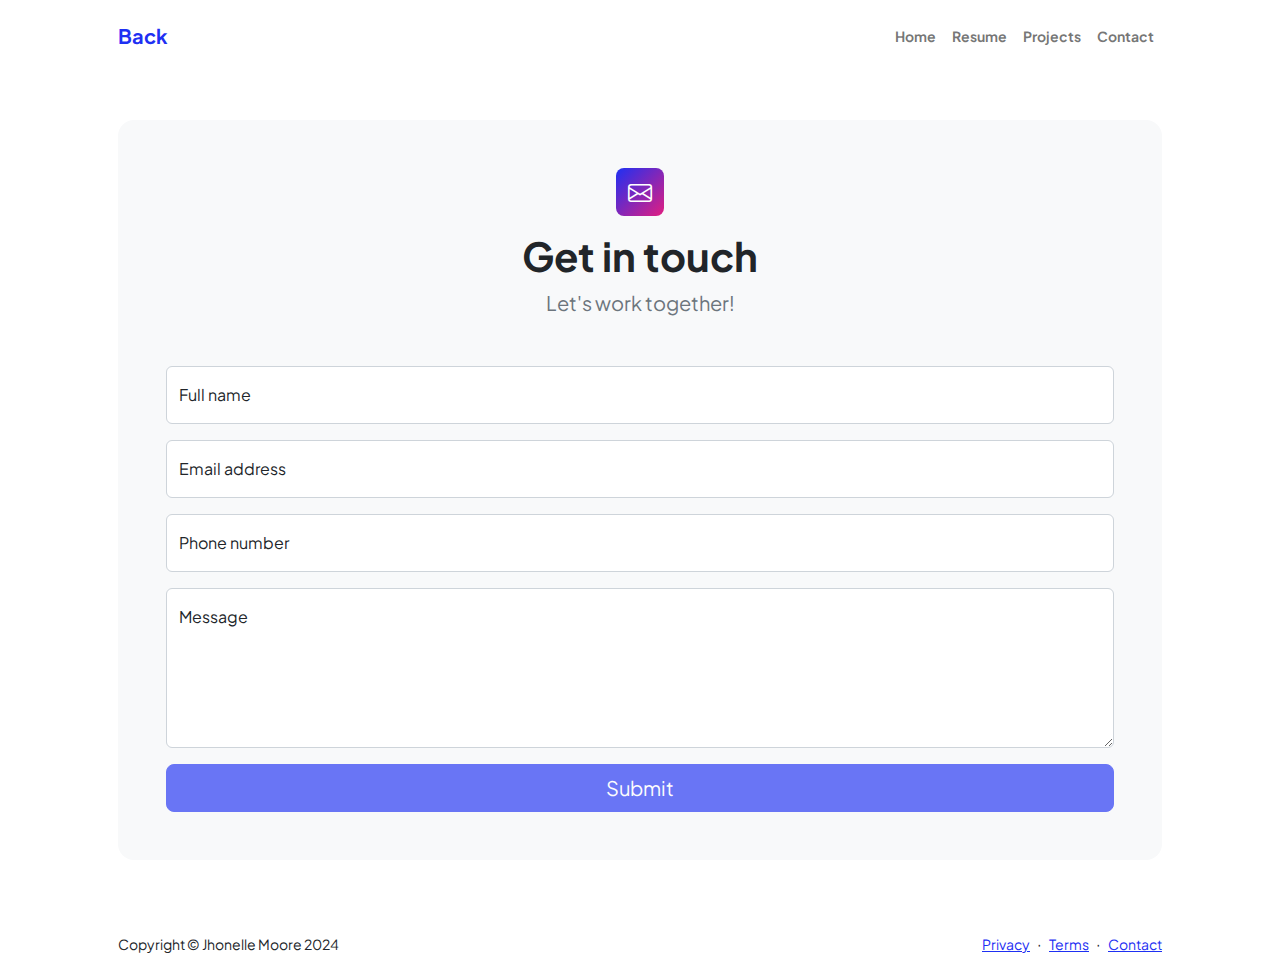
<file: contact copy.html>
<!DOCTYPE html>
<html lang="en">
    <head>
        <meta charset="utf-8" />
        <meta name="viewport" content="width=device-width, initial-scale=1, shrink-to-fit=no" />
        <meta name="description" content />
        <meta name="author" content />
        <title>Contact</title>
        <!-- Favicon-->
        <link rel="icon" type="image/x-icon" href="assets/favicon.ico" />
        <!-- Custom Google font-->
        <link rel="preconnect" href="https://fonts.googleapis.com" />
        <link rel="preconnect" href="https://fonts.gstatic.com" crossorigin />
        <link href="https://fonts.googleapis.com/css2?family=Plus+Jakarta+Sans:wght@100;200;300;400;500;600;700;800;900&amp;display=swap" rel="stylesheet" />
        <!-- Bootstrap icons-->
        <link href="https://cdn.jsdelivr.net/npm/bootstrap-icons@1.8.1/font/bootstrap-icons.css" rel="stylesheet" />
        <!-- Core theme CSS (includes Bootstrap)-->
        <link href="css/styles.css" rel="stylesheet" />
    </head>
    <body class="d-flex flex-column">
        <main class="flex-shrink-0">
            <!-- Navigation-->
            <nav class="navbar navbar-expand-lg navbar-light bg-white py-3">
                <div class="container px-5">
                    <a class="navbar-brand" href="index.html"><span class="fw-bolder text-primary">Back</span></a>
                    <button class="navbar-toggler" type="button" data-bs-toggle="collapse" data-bs-target="#navbarSupportedContent" aria-controls="navbarSupportedContent" aria-expanded="false" aria-label="Toggle navigation"><span class="navbar-toggler-icon"></span></button>
                    <div class="collapse navbar-collapse" id="navbarSupportedContent">
                        <ul class="navbar-nav ms-auto mb-2 mb-lg-0 small fw-bolder">
                            <li class="nav-item"><a class="nav-link" href="index.html">Home</a></li>
                            <li class="nav-item"><a class="nav-link" href="resume.html">Resume</a></li>
                            <li class="nav-item"><a class="nav-link" href="projects.html">Projects</a></li>
                            <li class="nav-item"><a class="nav-link" href="contact.html">Contact</a></li>
                        </ul>
                    </div>
                </div>
            </nav>
            <!-- Page content-->
            <section class="py-5">
                <div class="container px-5">
                    <!-- Contact form-->
                    <div class="bg-light rounded-4 py-5 px-4 px-md-5">
                        <div class="text-center mb-5">
                            <div class="feature bg-primary bg-gradient-primary-to-secondary text-white rounded-3 mb-3"><i class="bi bi-envelope"></i></div>
                            <h1 class="fw-bolder">Get in touch</h1>
                            <p class="lead fw-normal text-muted mb-0">Let's work together!</p>
                        </div>
                        <!-- <div class="row gx-5 justify-content-center">
                            <div class="col-lg-8 col-xl-6">
                                 * * * * * * * * * * * * * * *-->
                                <!-- * * SB Forms Contact Form * *-->
                                <!-- * * * * * * * * * * * * * * *-->
                                <!-- This form is pre-integrated with SB Forms.-->
                                <!-- To make this form functional, sign up at-->
                                <!-- https://startbootstrap.com/solution/contact-forms-->
                                <!-- to get an API token!-->
                                <form id="contactForm" data-sb-form-api-token="API_TOKEN">
                                    <!-- Name input-->
                                    <div class="form-floating mb-3">
                                        <input class="form-control" id="name" type="text" placeholder="Enter your name..." data-sb-validations="required" />
                                        <label for="name">Full name</label>
                                        <div class="invalid-feedback" data-sb-feedback="name:required">A name is required.</div>
                                    </div>
                                    <!-- Email address input-->
                                    <div class="form-floating mb-3">
                                        <input class="form-control" id="email" type="email" placeholder="name@example.com" data-sb-validations="required,email" />
                                        <label for="email">Email address</label>
                                        <div class="invalid-feedback" data-sb-feedback="email:required">An email is required.</div>
                                        <div class="invalid-feedback" data-sb-feedback="email:email">Email is not valid.</div>
                                    </div>
                                    <!-- Phone number input-->
                                    <div class="form-floating mb-3">
                                        <input class="form-control" id="phone" type="tel" placeholder="(123) 456-7890" data-sb-validations="required" />
                                        <label for="phone">Phone number</label>
                                        <div class="invalid-feedback" data-sb-feedback="phone:required">A phone number is required.</div>
                                    </div>
                                    
                                    <div class="form-floating mb-3">
                                        <textarea class="form-control" id="message" type="text" placeholder="Enter your message here..." style="height: 10rem" data-sb-validations="required"></textarea>
                                        <label for="message">Message</label>
                                        <div class="invalid-feedback" data-sb-feedback="message:required">A message is required.</div>
                                    </div>
                                    
                                    <div class="d-none" id="submitSuccessMessage">
                                        <div class="text-center mb-3">
                                            <div class="fw-bolder">Form submission successful!</div>
                                            To activate this form, sign up at
                                            <br />
                                            <a href="https://startbootstrap.com/solution/contact-forms">https://startbootstrap.com/solution/contact-forms</a>
                                        </div>
                                    </div>
                                    
                                    <div class="d-none" id="submitErrorMessage"><div class="text-center text-danger mb-3">Error sending message!</div></div>
                                    
                                    <div class="d-grid"><button class="btn btn-primary btn-lg disabled" id="submitButton" type="submit">Submit</button></div>
                                </form>
                            </div>
                        </div> 
                    </div>
                </div>
            </section>
        </main>
        <!-- Footer-->
        <footer class="bg-white py-4 mt-auto">
            <div class="container px-5">
                <div class="row align-items-center justify-content-between flex-column flex-sm-row">
                    <div class="col-auto"><div class="small m-0">Copyright &copy; Jhonelle Moore 2024</div></div>
                    <div class="col-auto">
                        <a class="small" href="#!">Privacy</a>
                        <span class="mx-1">&middot;</span>
                        <a class="small" href="#!">Terms</a>
                        <span class="mx-1">&middot;</span>
                        <a class="small" href="#!">Contact</a>
                    </div>
                </div>
            </div>
        </footer>
        <!-- Bootstrap core JS-->
        <script src="https://cdn.jsdelivr.net/npm/bootstrap@5.2.3/dist/js/bootstrap.bundle.min.js"></script>
        <!-- Core theme JS-->
        <script src="js/scripts.js"></script>
        <!-- * * * * * * * * * * * * * * * * * * * * * * * * * * * * * * * * * * * * * * * *-->
        <!-- * *                               SB Forms JS                               * *-->
        <!-- * * Activate your form at https://startbootstrap.com/solution/contact-forms * *-->
        <!-- * * * * * * * * * * * * * * * * * * * * * * * * * * * * * * * * * * * * * * * *-->
        <script src="https://cdn.startbootstrap.com/sb-forms-latest.js"></script>
    </body>
</html>
</file>
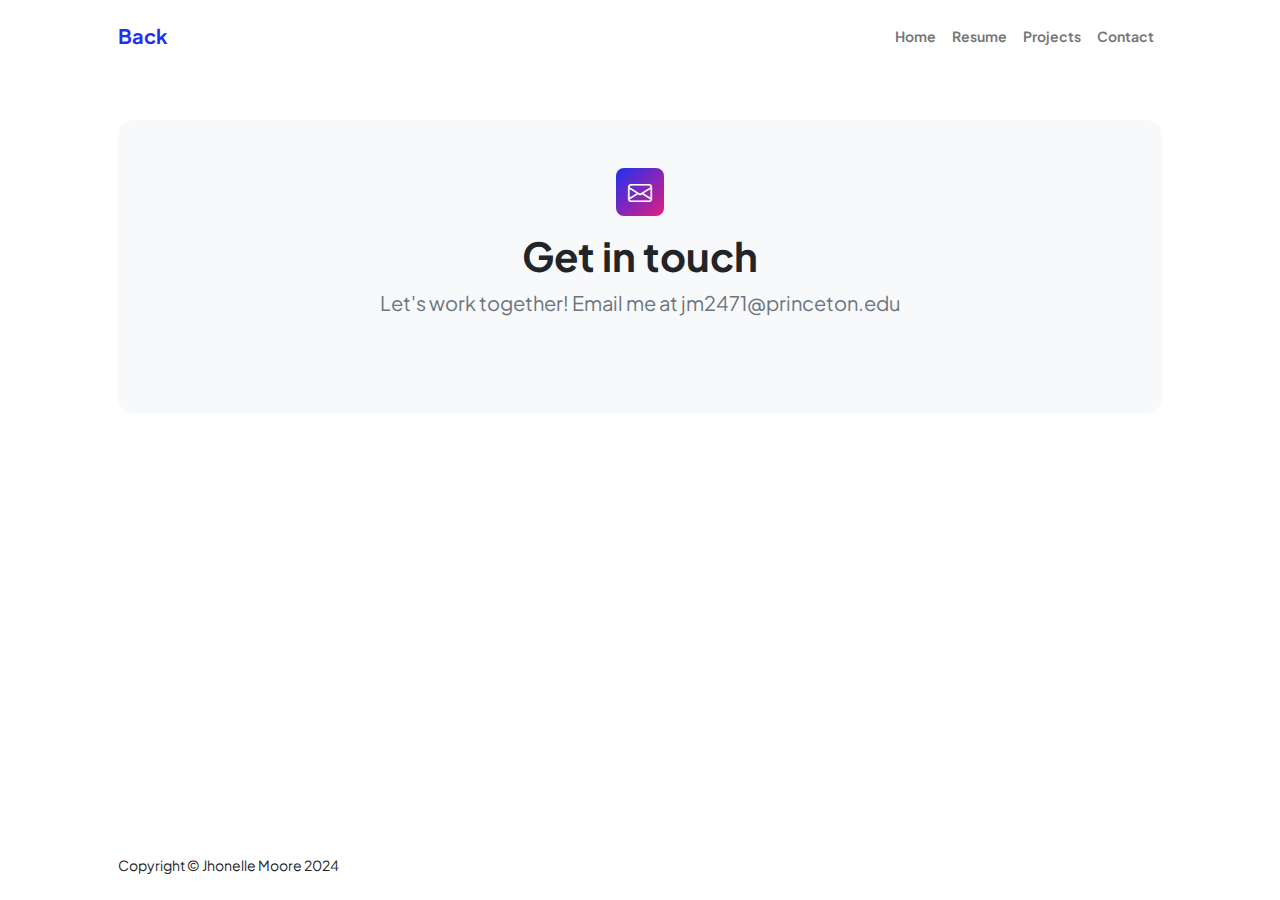
<file: contact.html>
<!DOCTYPE html>
<html lang="en">
    <head>
        <meta charset="utf-8" />
        <meta name="viewport" content="width=device-width, initial-scale=1, shrink-to-fit=no" />
        <meta name="description" content />
        <meta name="author" content />
        <title>Contact</title>
        <!-- Favicon-->
        <link rel="icon" type="image/x-icon" href="assets/favicon.ico" />
        <!-- Custom Google font-->
        <link rel="preconnect" href="https://fonts.googleapis.com" />
        <link rel="preconnect" href="https://fonts.gstatic.com" crossorigin />
        <link href="https://fonts.googleapis.com/css2?family=Plus+Jakarta+Sans:wght@100;200;300;400;500;600;700;800;900&amp;display=swap" rel="stylesheet" />
        <!-- Bootstrap icons-->
        <link href="https://cdn.jsdelivr.net/npm/bootstrap-icons@1.8.1/font/bootstrap-icons.css" rel="stylesheet" />
        <!-- Core theme CSS (includes Bootstrap)-->
        <link href="css/styles.css" rel="stylesheet" />
    </head>
    <body class="d-flex flex-column">
        <main class="flex-shrink-0">
            <!-- Navigation-->
            <nav class="navbar navbar-expand-lg navbar-light bg-white py-3">
                <div class="container px-5">
                    <a class="navbar-brand" href="index.html"><span class="fw-bolder text-primary">Back</span></a>
                    <button class="navbar-toggler" type="button" data-bs-toggle="collapse" data-bs-target="#navbarSupportedContent" aria-controls="navbarSupportedContent" aria-expanded="false" aria-label="Toggle navigation"><span class="navbar-toggler-icon"></span></button>
                    <div class="collapse navbar-collapse" id="navbarSupportedContent">
                        <ul class="navbar-nav ms-auto mb-2 mb-lg-0 small fw-bolder">
                            <li class="nav-item"><a class="nav-link" href="index.html">Home</a></li>
                            <li class="nav-item"><a class="nav-link" href="resume.html">Resume</a></li>
                            <li class="nav-item"><a class="nav-link" href="projects.html">Projects</a></li>
                            <li class="nav-item"><a class="nav-link" href="contact.html">Contact</a></li>
                        </ul>
                    </div>
                </div>
            </nav>
            <!-- Page content-->
            <section class="py-5">
                <div class="container px-5">
                    <!-- Contact form-->
                    <div class="bg-light rounded-4 py-5 px-4 px-md-5">
                        <div class="text-center mb-5">
                            <div class="feature bg-primary bg-gradient-primary-to-secondary text-white rounded-3 mb-3"><i class="bi bi-envelope"></i></div>
                            <h1 class="fw-bolder">Get in touch</h1>
                            <p class="lead fw-normal text-muted mb-0">Let's work together! Email me at jm2471@princeton.edu</p>

                    </div>
                </div>
            </section>
        </main>
        <!-- Footer-->
        <footer class="bg-white py-4 mt-auto">
            <div class="container px-5">
                <div class="row align-items-center justify-content-between flex-column flex-sm-row">
                    <div class="col-auto"><div class="small m-0">Copyright &copy; Jhonelle Moore 2024</div></div>
                </div>
            </div>
        </footer>
        <!-- Bootstrap core JS-->
        <script src="https://cdn.jsdelivr.net/npm/bootstrap@5.2.3/dist/js/bootstrap.bundle.min.js"></script>
        <!-- Core theme JS-->
        <script src="js/scripts.js"></script>
        <!-- * * * * * * * * * * * * * * * * * * * * * * * * * * * * * * * * * * * * * * * *-->
        <!-- * *                               SB Forms JS                               * *-->
        <!-- * * Activate your form at https://startbootstrap.com/solution/contact-forms * *-->
        <!-- * * * * * * * * * * * * * * * * * * * * * * * * * * * * * * * * * * * * * * * *-->
        <script src="https://cdn.startbootstrap.com/sb-forms-latest.js"></script>
    </body>
</html>
</file>
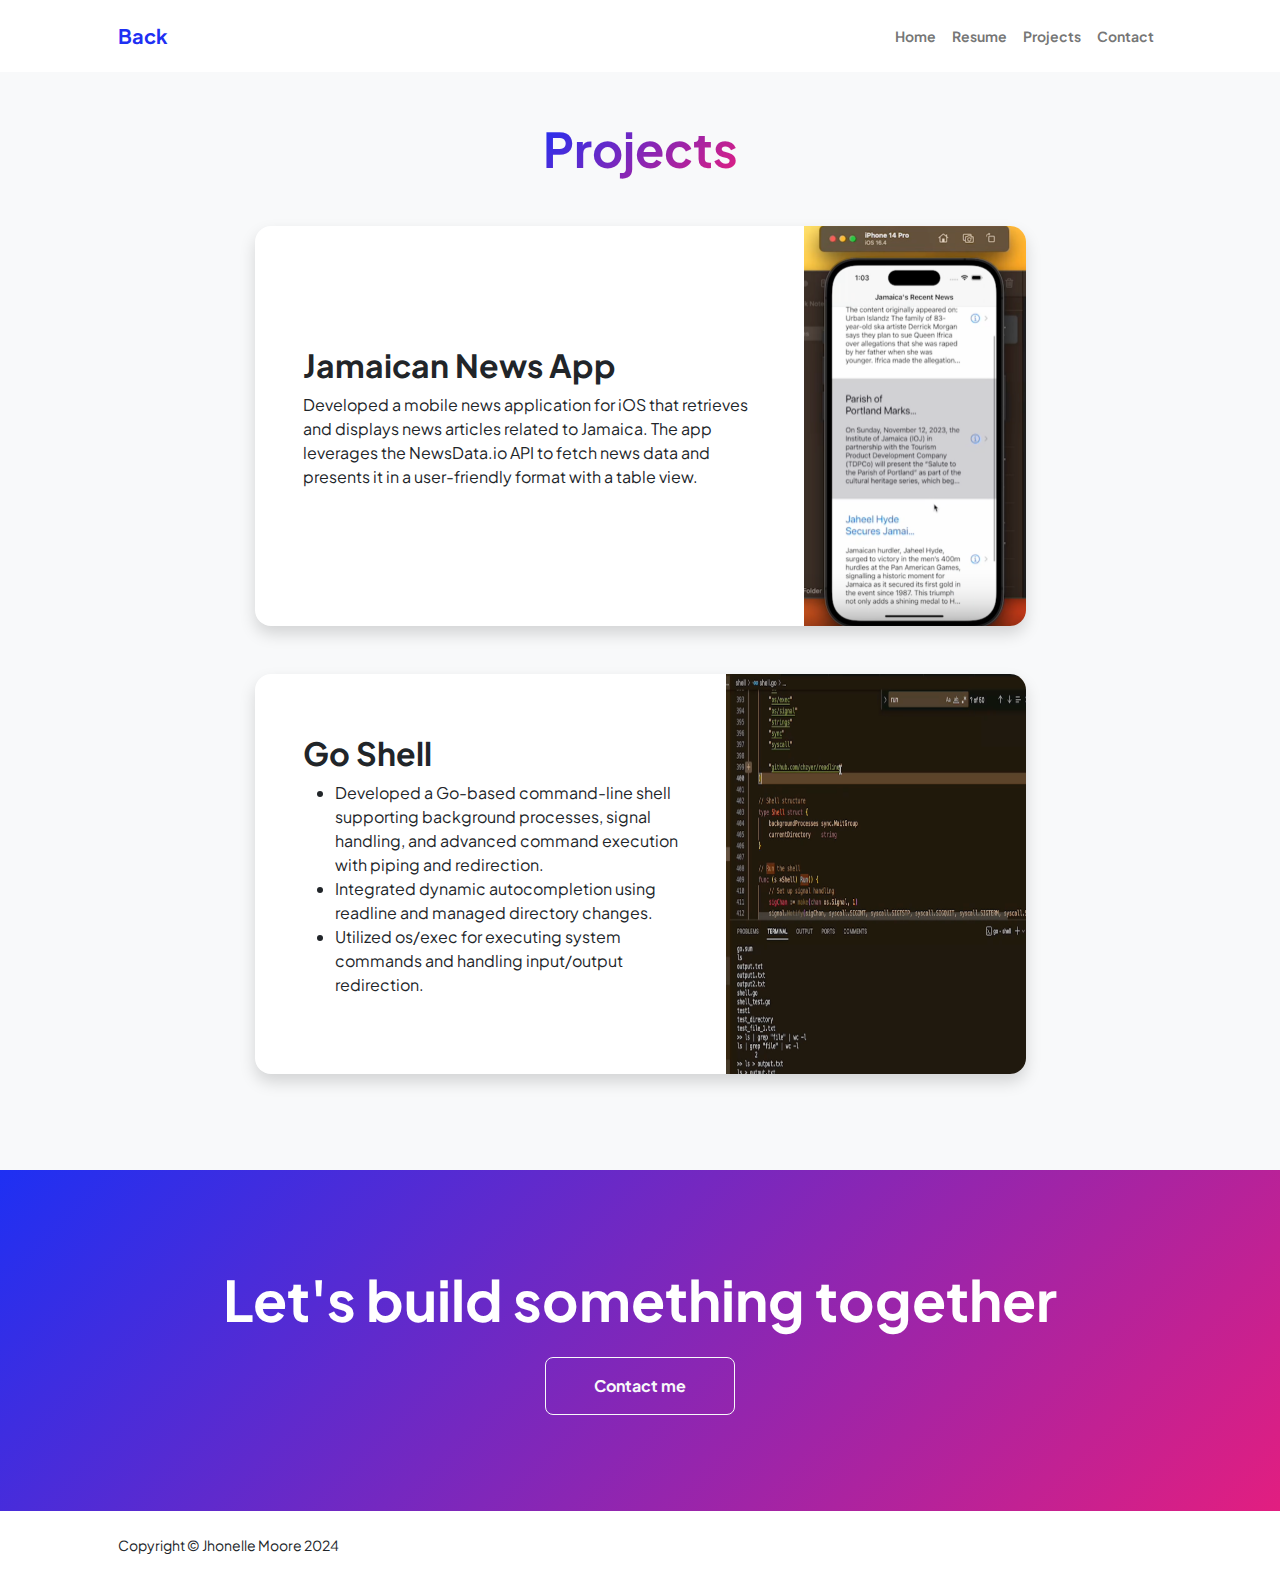
<file: projects.html>
<!DOCTYPE html>
<html lang="en">
    <head>
        <meta charset="utf-8" />
        <meta name="viewport" content="width=device-width, initial-scale=1, shrink-to-fit=no" />
        <meta name="description" content="" />
        <meta name="author" content="" />
        <title>Projects</title>
        <!-- Favicon-->
        <link rel="icon" type="image/x-icon" href="assets/favicon.ico" />
        <!-- Custom Google font-->
        <link rel="preconnect" href="https://fonts.googleapis.com" />
        <link rel="preconnect" href="https://fonts.gstatic.com" crossorigin />
        <link href="https://fonts.googleapis.com/css2?family=Plus+Jakarta+Sans:wght@100;200;300;400;500;600;700;800;900&amp;display=swap" rel="stylesheet" />
        <!-- Bootstrap icons-->
        <link href="https://cdn.jsdelivr.net/npm/bootstrap-icons@1.8.1/font/bootstrap-icons.css" rel="stylesheet" />
        <!-- Core theme CSS (includes Bootstrap)-->
        <link href="css/styles.css" rel="stylesheet" />
    </head>
    <body class="d-flex flex-column h-100 bg-light">
        <main class="flex-shrink-0">
            <!-- Navigation-->
            <nav class="navbar navbar-expand-lg navbar-light bg-white py-3">
                <div class="container px-5">
                    <a class="navbar-brand" href="index.html"><span class="fw-bolder text-primary">Back</span></a>
                    <button class="navbar-toggler" type="button" data-bs-toggle="collapse" data-bs-target="#navbarSupportedContent" aria-controls="navbarSupportedContent" aria-expanded="false" aria-label="Toggle navigation"><span class="navbar-toggler-icon"></span></button>
                    <div class="collapse navbar-collapse" id="navbarSupportedContent">
                        <ul class="navbar-nav ms-auto mb-2 mb-lg-0 small fw-bolder">
                            <li class="nav-item"><a class="nav-link" href="index.html">Home</a></li>
                            <li class="nav-item"><a class="nav-link" href="resume.html">Resume</a></li>
                            <li class="nav-item"><a class="nav-link" href="projects.html">Projects</a></li>
                            <li class="nav-item"><a class="nav-link" href="contact.html">Contact</a></li>
                        </ul>
                    </div>
                </div>
            </nav>
            <!-- Projects Section-->
            <section class="py-5">
                <div class="container px-5 mb-5">
                    <div class="text-center mb-5">
                        <h1 class="display-5 fw-bolder mb-0"><span class="text-gradient d-inline">Projects</span></h1>
                    </div>
                    <div class="row gx-5 justify-content-center">
                        <div class="col-lg-11 col-xl-9 col-xxl-8">
                            <!-- Project Card 1-->
                            <div class="card overflow-hidden shadow rounded-4 border-0 mb-5">
                                <div class="card-body p-0">
                                    <div class="d-flex align-items-center">
                                        <div class="p-5">
                                            <h2 class="fw-bolder">Jamaican News App</h2>
                                            <p>Developed a mobile news application for iOS that retrieves and displays news articles related to Jamaica. The app leverages the NewsData.io API to fetch news data and presents it in a user-friendly format with a table view.</p>
                                        </div>
                                        <img class="img-fluid" src="jamaican-news-app.png" alt="..." style="width: 300px; height: 400px;"/>
                                    </div>
                                </div>
                            </div>
                            <!-- Project Card 2-->
                            <div class="card overflow-hidden shadow rounded-4 border-0">
                                <div class="card-body p-0">
                                    <div class="d-flex align-items-center">
                                        <div class="p-5">
                                            <h2 class="fw-bolder">Go Shell</h2>
                                            <ul>
                                                <li>Developed a Go-based command-line shell supporting background processes, signal handling, and advanced command execution with piping and redirection. </li>
                                                <li>Integrated dynamic autocompletion using readline and managed directory changes.</li>
                                                <li>Utilized os/exec for executing system commands and handling input/output redirection.</li>
                                            </ul>
                                        </div>
                                        <img class="img-fluid" src="go_shell.png" alt="..." style="width: 300px; height: 400px;" />
                                    </div>
                                </div>
                            </div>
                        </div>
                    </div>
                </div>
            </section>
            <!-- Call to action section-->
            <section class="py-5 bg-gradient-primary-to-secondary text-white">
                <div class="container px-5 my-5">
                    <div class="text-center">
                        <h2 class="display-4 fw-bolder mb-4">Let's build something together</h2>
                        <a class="btn btn-outline-light btn-lg px-5 py-3 fs-6 fw-bolder" href="contact.html">Contact me</a>
                    </div>
                </div>
            </section>
        </main>
        <!-- Footer-->
        <footer class="bg-white py-4 mt-auto">
            <div class="container px-5">
                <div class="row align-items-center justify-content-between flex-column flex-sm-row">
                    <div class="col-auto"><div class="small m-0">Copyright &copy; Jhonelle Moore 2024</div></div>
                    
                </div>
            </div>
        </footer>
        <!-- Bootstrap core JS-->
        <script src="https://cdn.jsdelivr.net/npm/bootstrap@5.2.3/dist/js/bootstrap.bundle.min.js"></script>
        <!-- Core theme JS-->
        <script src="js/scripts.js"></script>
    </body>
</html>
</file>
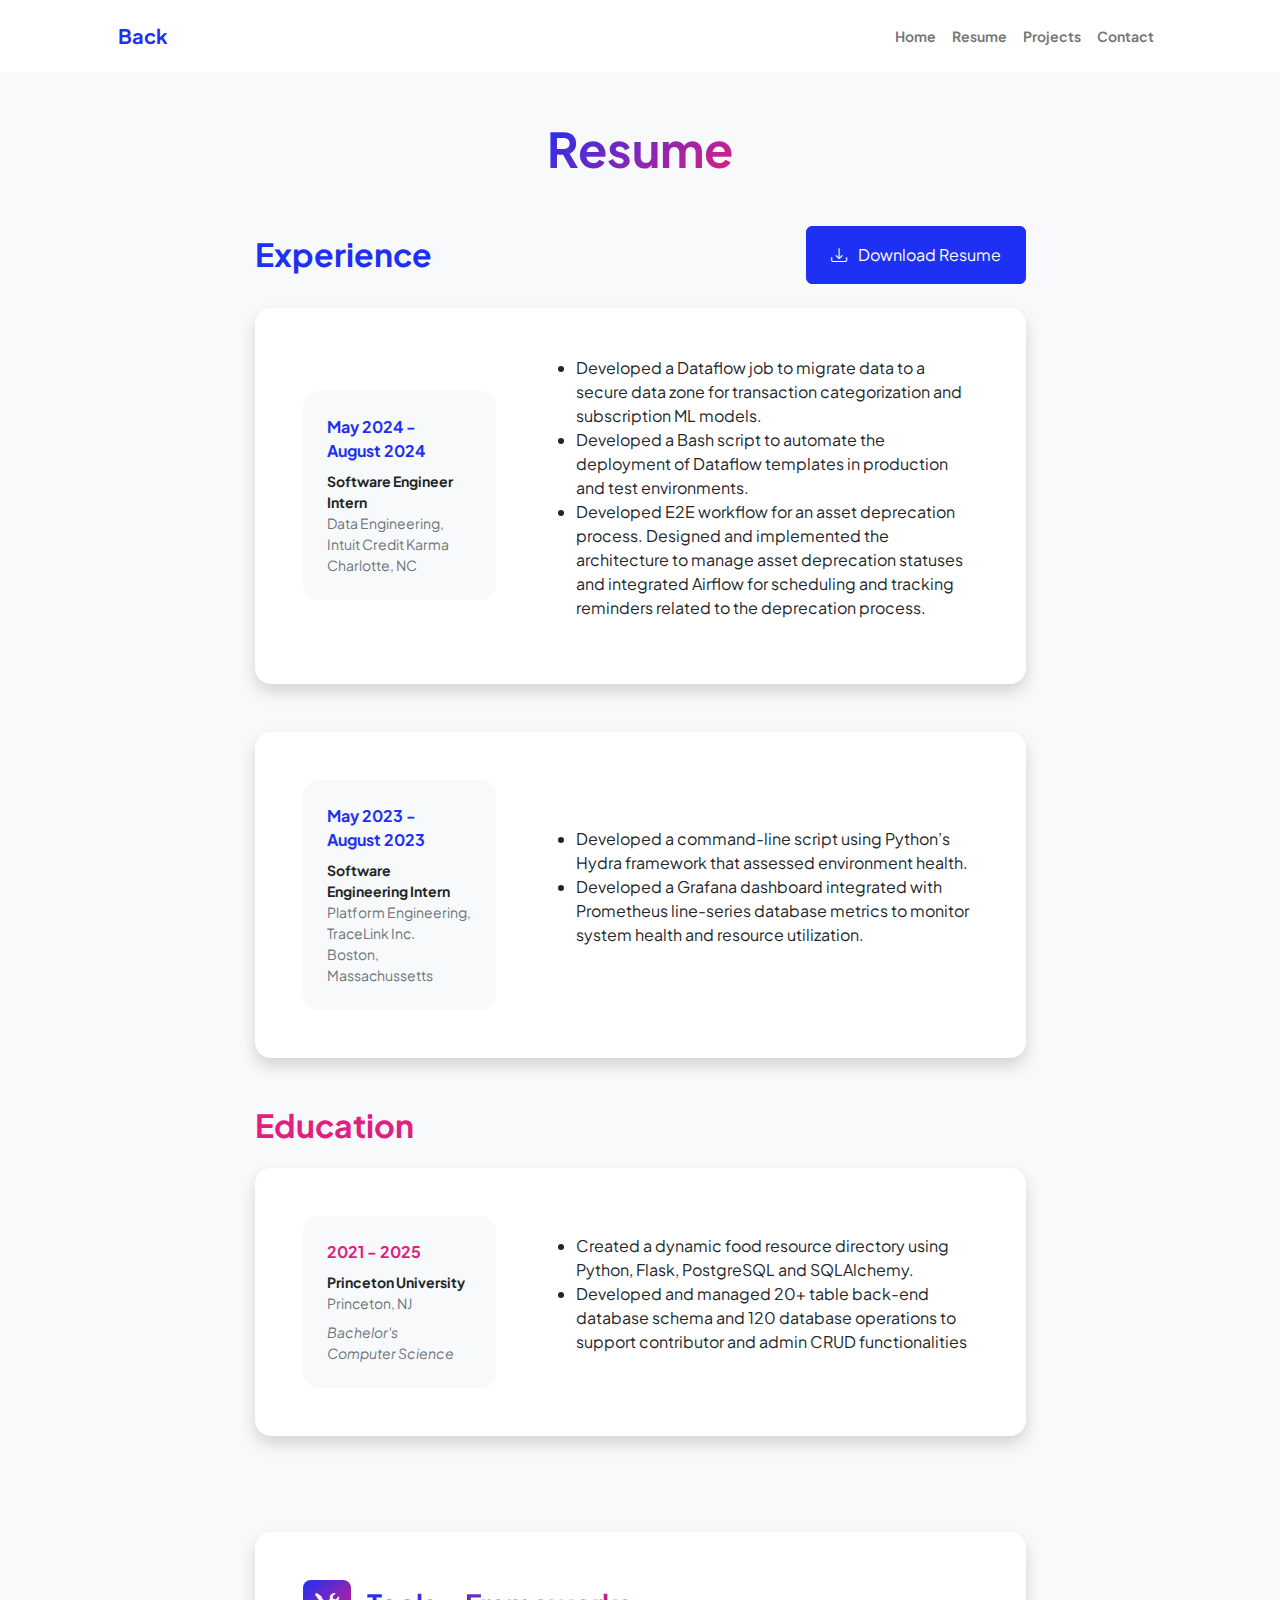
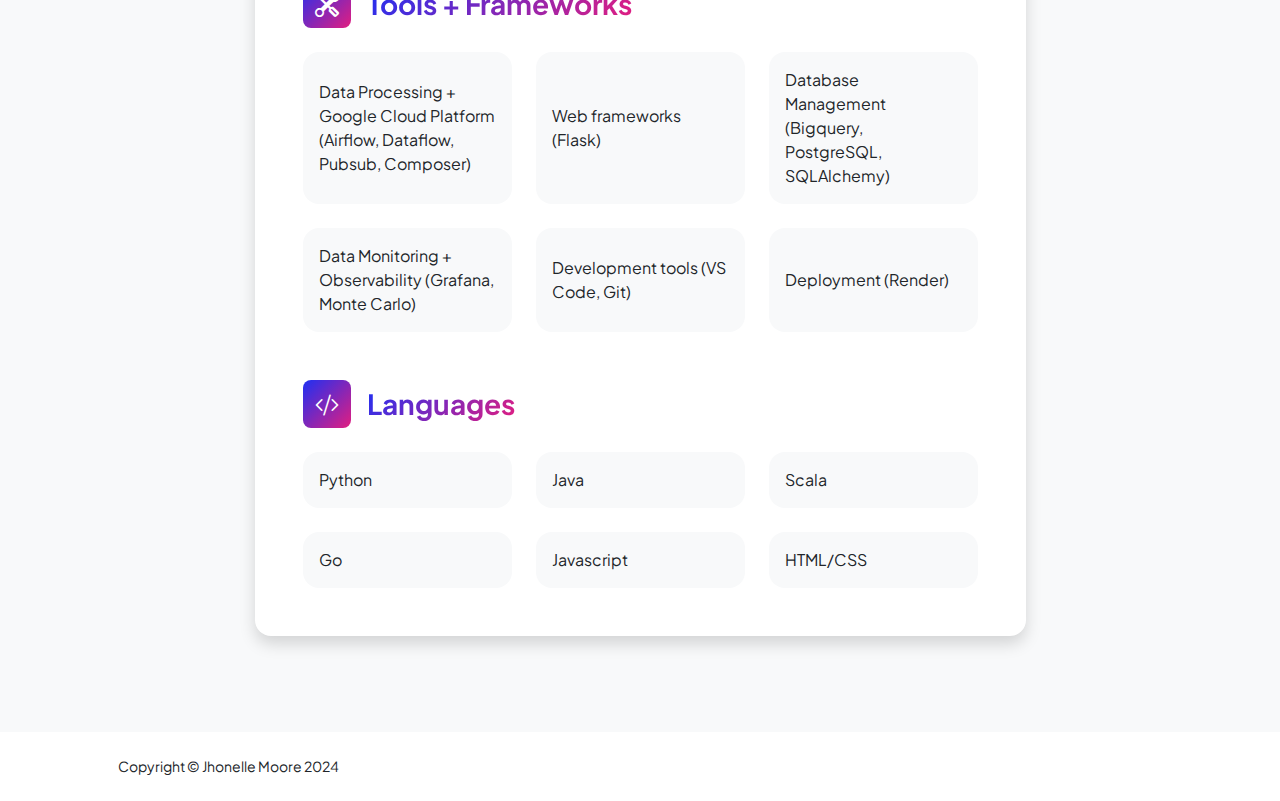
<file: resume.html>
<!DOCTYPE html>
<html lang="en">
    <head>
        <meta charset="utf-8" />
        <meta name="viewport" content="width=device-width, initial-scale=1, shrink-to-fit=no" />
        <meta name="description" content="" />
        <meta name="author" content="" />
        <title>Resume</title>
        <!-- Favicon-->
        <link rel="icon" type="image/x-icon" href="assets/favicon.ico" />
        <!-- Custom Google font-->
        <link rel="preconnect" href="https://fonts.googleapis.com" />
        <link rel="preconnect" href="https://fonts.gstatic.com" crossorigin />
        <link href="https://fonts.googleapis.com/css2?family=Plus+Jakarta+Sans:wght@100;200;300;400;500;600;700;800;900&amp;display=swap" rel="stylesheet" />
        <!-- Bootstrap icons-->
        <link href="https://cdn.jsdelivr.net/npm/bootstrap-icons@1.8.1/font/bootstrap-icons.css" rel="stylesheet" />
        <!-- Core theme CSS (includes Bootstrap)-->
        <link href="css/styles.css" rel="stylesheet" />
    </head>
    <body class="d-flex flex-column h-100 bg-light">
        <main class="flex-shrink-0">
            <!-- Navigation-->
            <nav class="navbar navbar-expand-lg navbar-light bg-white py-3">
                <div class="container px-5">
                    <a class="navbar-brand" href="index.html"><span class="fw-bolder text-primary">Back</span></a>
                    <button class="navbar-toggler" type="button" data-bs-toggle="collapse" data-bs-target="#navbarSupportedContent" aria-controls="navbarSupportedContent" aria-expanded="false" aria-label="Toggle navigation"><span class="navbar-toggler-icon"></span></button>
                    <div class="collapse navbar-collapse" id="navbarSupportedContent">
                        <ul class="navbar-nav ms-auto mb-2 mb-lg-0 small fw-bolder">
                            <li class="nav-item"><a class="nav-link" href="index.html">Home</a></li>
                            <li class="nav-item"><a class="nav-link" href="resume.html">Resume</a></li>
                            <li class="nav-item"><a class="nav-link" href="projects.html">Projects</a></li>
                            <li class="nav-item"><a class="nav-link" href="contact.html">Contact</a></li>
                        </ul>
                    </div>
                </div>
            </nav>
            <!-- Page Content-->
            <div class="container px-5 my-5">
                <div class="text-center mb-5">
                    <h1 class="display-5 fw-bolder mb-0"><span class="text-gradient d-inline">Resume</span></h1>
                </div>
                <div class="row gx-5 justify-content-center">
                    <div class="col-lg-11 col-xl-9 col-xxl-8">
                        <!-- Experience Section-->
                        <section>
                            <div class="d-flex align-items-center justify-content-between mb-4">
                                <h2 class="text-primary fw-bolder mb-0">Experience</h2>
                                <!-- Note: Set the link href target to a PDF file within your project-->
                                <a class="btn btn-primary px-4 py-3" href="moore_j_resume.pdf">
                                    <div class="d-inline-block bi bi-download me-2"></div>
                                    Download Resume
                                </a>
                            </div>
                            <!-- Experience Card 1-->
                            <div class="card shadow border-0 rounded-4 mb-5">
                                <div class="card-body p-5">
                                    <div class="row align-items-center gx-5">
                                        <div class="col text-center text-lg-start mb-4 mb-lg-0">
                                            <div class="bg-light p-4 rounded-4">
                                                <div class="text-primary fw-bolder mb-2">May 2024 - August 2024</div>
                                                <div class="small fw-bolder">Software Engineer Intern</div>
                                                <div class="small text-muted">Data Engineering, Intuit Credit Karma</div>
                                                <div class="small text-muted">Charlotte, NC</div>
                                            </div>
                                        </div>
                                        <div class="col-lg-8"><div>
                                            <ul>
                                                <li>Developed a Dataflow job to migrate data to a secure data zone for transaction categorization and subscription ML models. </li>
                                                <li>Developed a Bash script to automate the deployment of Dataflow templates in production and test environments.</li>
                                                <li>Developed E2E workflow for an asset deprecation process. Designed and implemented the architecture to manage asset deprecation statuses and integrated Airflow for scheduling and tracking reminders related to the deprecation process.</li>
                                            </ul>
                                        </div></div>
                                    </div>
                                </div>
                            </div>
                            <!-- Experience Card 2-->
                            <div class="card shadow border-0 rounded-4 mb-5">
                                <div class="card-body p-5">
                                    <div class="row align-items-center gx-5">
                                        <div class="col text-center text-lg-start mb-4 mb-lg-0">
                                            <div class="bg-light p-4 rounded-4">
                                                <div class="text-primary fw-bolder mb-2">May 2023 - August 2023</div>
                                                <div class="small fw-bolder">Software Engineering Intern</div>
                                                <div class="small text-muted">Platform Engineering, TraceLink Inc.</div>
                                                <div class="small text-muted">Boston, Massachussetts</div>
                                            </div>
                                        </div>
                                        
                                        <div class="col-lg-8"><div>
                                            <ul>
                                                <li>Developed a command-line script using Python’s Hydra framework that assessed environment health.</li>
                                                <li>Developed a Grafana dashboard integrated with Prometheus line-series database metrics to monitor system health and
                                                    resource utilization.</li>
                                            </ul>
                                        </div></div>
                                    </div>
                                </div>
                            </div>
                        </section>
                        <!-- Education Section-->
                        <section>
                            <h2 class="text-secondary fw-bolder mb-4">Education</h2>
                            <!-- Education Card 1-->
                            <div class="card shadow border-0 rounded-4 mb-5">
                                <div class="card-body p-5">
                                    <div class="row align-items-center gx-5">
                                        <div class="col text-center text-lg-start mb-4 mb-lg-0">
                                            <div class="bg-light p-4 rounded-4">
                                                <div class="text-secondary fw-bolder mb-2">2021 - 2025</div>
                                                <div class="mb-2">
                                                    <div class="small fw-bolder">Princeton University</div>
                                                    <div class="small text-muted">Princeton, NJ</div>
                                                </div>
                                                <div class="fst-italic">
                                                    <div class="small text-muted">Bachelor's</div>
                                                    <div class="small text-muted">Computer Science</div>
                                                </div>
                                            </div>
                                        </div>
                                        <div class="col-lg-8"><div>
                                            <ul>
                                                <li>Created a dynamic food resource directory using Python, Flask, PostgreSQL and SQLAlchemy. </li>
                                                <li>Developed and managed 20+ table back-end database schema and 120 database operations to support contributor and admin
                                                    CRUD functionalities</li>
                                                
                                            </ul>
                                        </div></div>
                                    </div>
                                </div>
                            </div>
                        </section>
                        <!-- Divider-->
                        <div class="pb-5"></div>
                        <!-- Skills Section-->
                        <section>
                            <!-- Skillset Card-->
                            <div class="card shadow border-0 rounded-4 mb-5">
                                <div class="card-body p-5">
                                    <!-- Tools + Frameworks list-->
                                    <div class="mb-5">
                                        <div class="d-flex align-items-center mb-4">
                                            <div class="feature bg-primary bg-gradient-primary-to-secondary text-white rounded-3 me-3"><i class="bi bi-tools"></i></div>
                                            <h3 class="fw-bolder mb-0"><span class="text-gradient d-inline">Tools + Frameworks</span></h3>
                                        </div>
                                        <div class="row row-cols-1 row-cols-md-3 mb-4">
                                            <div class="col mb-4 mb-md-0"><div class="d-flex align-items-center bg-light rounded-4 p-3 h-100">Data Processing + Google Cloud Platform (Airflow, Dataflow, Pubsub, Composer) </div></div>
                                            <div class="col mb-4 mb-md-0"><div class="d-flex align-items-center bg-light rounded-4 p-3 h-100">Web frameworks (Flask)</div></div>
                                            <div class="col"><div class="d-flex align-items-center bg-light rounded-4 p-3 h-100">Database Management (Bigquery, PostgreSQL, SQLAlchemy)</div></div>
                                        </div>
                                        <div class="row row-cols-1 row-cols-md-3">
                                            <div class="col mb-4 mb-md-0"><div class="d-flex align-items-center bg-light rounded-4 p-3 h-100">Data Monitoring + Observability (Grafana, Monte Carlo)</div></div>
                                            <div class="col mb-4 mb-md-0"><div class="d-flex align-items-center bg-light rounded-4 p-3 h-100">Development tools (VS Code, Git)</div></div>
                                            <div class="col"><div class="d-flex align-items-center bg-light rounded-4 p-3 h-100">Deployment (Render)</div></div>
                                        </div>
                                    </div>
                                    <!-- Languages list-->
                                    <div class="mb-0">
                                        <div class="d-flex align-items-center mb-4">
                                            <div class="feature bg-primary bg-gradient-primary-to-secondary text-white rounded-3 me-3"><i class="bi bi-code-slash"></i></div>
                                            <h3 class="fw-bolder mb-0"><span class="text-gradient d-inline">Languages</span></h3>
                                        </div>
                                        <div class="row row-cols-1 row-cols-md-3 mb-4">
                                            <div class="col mb-4 mb-md-0"><div class="d-flex align-items-center bg-light rounded-4 p-3 h-100">Python</div></div>
                                            <div class="col mb-4 mb-md-0"><div class="d-flex align-items-center bg-light rounded-4 p-3 h-100">Java</div></div>
                                            <div class="col"><div class="d-flex align-items-center bg-light rounded-4 p-3 h-100">Scala</div></div>
                                        </div>
                                        <div class="row row-cols-1 row-cols-md-3">
                                            <div class="col mb-4 mb-md-0"><div class="d-flex align-items-center bg-light rounded-4 p-3 h-100">Go</div></div>
                                            <div class="col mb-4 mb-md-0"><div class="d-flex align-items-center bg-light rounded-4 p-3 h-100">Javascript</div></div>
                                            <div class="col"><div class="d-flex align-items-center bg-light rounded-4 p-3 h-100">HTML/CSS</div></div>
                                        </div>
                                    </div>
                                </div>
                            </div>
                        </section>
                    </div>
                </div>
            </div>
        </main>
        <!-- Footer-->
        <footer class="bg-white py-4 mt-auto">
            <div class="container px-5">
                <div class="row align-items-center justify-content-between flex-column flex-sm-row">
                    <div class="col-auto"><div class="small m-0">Copyright &copy; Jhonelle Moore 2024</div></div>
                </div>
            </div>
        </footer>
        <!-- Bootstrap core JS-->
        <script src="https://cdn.jsdelivr.net/npm/bootstrap@5.2.3/dist/js/bootstrap.bundle.min.js"></script>
        <!-- Core theme JS-->
        <script src="js/scripts.js"></script>
    </body>
</html>
</file>
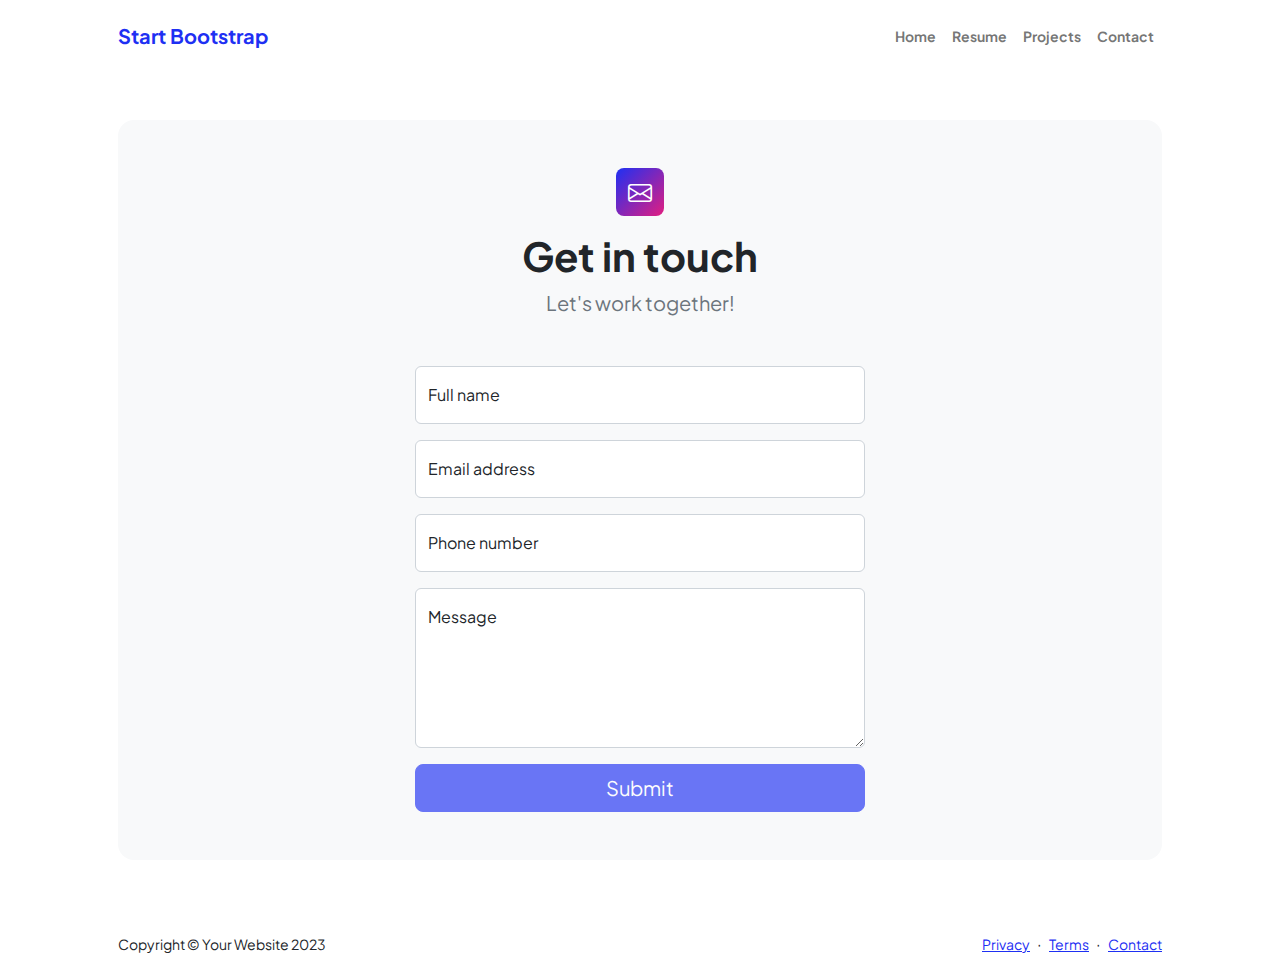
<file: files/contact.html>
<!DOCTYPE html>
<html lang="en">
    <head>
        <meta charset="utf-8" />
        <meta name="viewport" content="width=device-width, initial-scale=1, shrink-to-fit=no" />
        <meta name="description" content />
        <meta name="author" content />
        <title>Modern Business - Start Bootstrap Template</title>
        <!-- Favicon-->
        <link rel="icon" type="image/x-icon" href="assets/favicon.ico" />
        <!-- Custom Google font-->
        <link rel="preconnect" href="https://fonts.googleapis.com" />
        <link rel="preconnect" href="https://fonts.gstatic.com" crossorigin />
        <link href="https://fonts.googleapis.com/css2?family=Plus+Jakarta+Sans:wght@100;200;300;400;500;600;700;800;900&amp;display=swap" rel="stylesheet" />
        <!-- Bootstrap icons-->
        <link href="https://cdn.jsdelivr.net/npm/bootstrap-icons@1.8.1/font/bootstrap-icons.css" rel="stylesheet" />
        <!-- Core theme CSS (includes Bootstrap)-->
        <link href="css/styles.css" rel="stylesheet" />
    </head>
    <body class="d-flex flex-column">
        <main class="flex-shrink-0">
            <!-- Navigation-->
            <nav class="navbar navbar-expand-lg navbar-light bg-white py-3">
                <div class="container px-5">
                    <a class="navbar-brand" href="index.html"><span class="fw-bolder text-primary">Start Bootstrap</span></a>
                    <button class="navbar-toggler" type="button" data-bs-toggle="collapse" data-bs-target="#navbarSupportedContent" aria-controls="navbarSupportedContent" aria-expanded="false" aria-label="Toggle navigation"><span class="navbar-toggler-icon"></span></button>
                    <div class="collapse navbar-collapse" id="navbarSupportedContent">
                        <ul class="navbar-nav ms-auto mb-2 mb-lg-0 small fw-bolder">
                            <li class="nav-item"><a class="nav-link" href="index.html">Home</a></li>
                            <li class="nav-item"><a class="nav-link" href="resume.html">Resume</a></li>
                            <li class="nav-item"><a class="nav-link" href="projects.html">Projects</a></li>
                            <li class="nav-item"><a class="nav-link" href="contact.html">Contact</a></li>
                        </ul>
                    </div>
                </div>
            </nav>
            <!-- Page content-->
            <section class="py-5">
                <div class="container px-5">
                    <!-- Contact form-->
                    <div class="bg-light rounded-4 py-5 px-4 px-md-5">
                        <div class="text-center mb-5">
                            <div class="feature bg-primary bg-gradient-primary-to-secondary text-white rounded-3 mb-3"><i class="bi bi-envelope"></i></div>
                            <h1 class="fw-bolder">Get in touch</h1>
                            <p class="lead fw-normal text-muted mb-0">Let's work together!</p>
                        </div>
                        <div class="row gx-5 justify-content-center">
                            <div class="col-lg-8 col-xl-6">
                                <!-- * * * * * * * * * * * * * * *-->
                                <!-- * * SB Forms Contact Form * *-->
                                <!-- * * * * * * * * * * * * * * *-->
                                <!-- This form is pre-integrated with SB Forms.-->
                                <!-- To make this form functional, sign up at-->
                                <!-- https://startbootstrap.com/solution/contact-forms-->
                                <!-- to get an API token!-->
                                <form id="contactForm" data-sb-form-api-token="API_TOKEN">
                                    <!-- Name input-->
                                    <div class="form-floating mb-3">
                                        <input class="form-control" id="name" type="text" placeholder="Enter your name..." data-sb-validations="required" />
                                        <label for="name">Full name</label>
                                        <div class="invalid-feedback" data-sb-feedback="name:required">A name is required.</div>
                                    </div>
                                    <!-- Email address input-->
                                    <div class="form-floating mb-3">
                                        <input class="form-control" id="email" type="email" placeholder="name@example.com" data-sb-validations="required,email" />
                                        <label for="email">Email address</label>
                                        <div class="invalid-feedback" data-sb-feedback="email:required">An email is required.</div>
                                        <div class="invalid-feedback" data-sb-feedback="email:email">Email is not valid.</div>
                                    </div>
                                    <!-- Phone number input-->
                                    <div class="form-floating mb-3">
                                        <input class="form-control" id="phone" type="tel" placeholder="(123) 456-7890" data-sb-validations="required" />
                                        <label for="phone">Phone number</label>
                                        <div class="invalid-feedback" data-sb-feedback="phone:required">A phone number is required.</div>
                                    </div>
                                    <!-- Message input-->
                                    <div class="form-floating mb-3">
                                        <textarea class="form-control" id="message" type="text" placeholder="Enter your message here..." style="height: 10rem" data-sb-validations="required"></textarea>
                                        <label for="message">Message</label>
                                        <div class="invalid-feedback" data-sb-feedback="message:required">A message is required.</div>
                                    </div>
                                    <!-- Submit success message-->
                                    <!---->
                                    <!-- This is what your users will see when the form-->
                                    <!-- has successfully submitted-->
                                    <div class="d-none" id="submitSuccessMessage">
                                        <div class="text-center mb-3">
                                            <div class="fw-bolder">Form submission successful!</div>
                                            To activate this form, sign up at
                                            <br />
                                            <a href="https://startbootstrap.com/solution/contact-forms">https://startbootstrap.com/solution/contact-forms</a>
                                        </div>
                                    </div>
                                    <!-- Submit error message-->
                                    <!---->
                                    <!-- This is what your users will see when there is-->
                                    <!-- an error submitting the form-->
                                    <div class="d-none" id="submitErrorMessage"><div class="text-center text-danger mb-3">Error sending message!</div></div>
                                    <!-- Submit Button-->
                                    <div class="d-grid"><button class="btn btn-primary btn-lg disabled" id="submitButton" type="submit">Submit</button></div>
                                </form>
                            </div>
                        </div>
                    </div>
                </div>
            </section>
        </main>
        <!-- Footer-->
        <footer class="bg-white py-4 mt-auto">
            <div class="container px-5">
                <div class="row align-items-center justify-content-between flex-column flex-sm-row">
                    <div class="col-auto"><div class="small m-0">Copyright &copy; Your Website 2023</div></div>
                    <div class="col-auto">
                        <a class="small" href="#!">Privacy</a>
                        <span class="mx-1">&middot;</span>
                        <a class="small" href="#!">Terms</a>
                        <span class="mx-1">&middot;</span>
                        <a class="small" href="#!">Contact</a>
                    </div>
                </div>
            </div>
        </footer>
        <!-- Bootstrap core JS-->
        <script src="https://cdn.jsdelivr.net/npm/bootstrap@5.2.3/dist/js/bootstrap.bundle.min.js"></script>
        <!-- Core theme JS-->
        <script src="js/scripts.js"></script>
        <!-- * * * * * * * * * * * * * * * * * * * * * * * * * * * * * * * * * * * * * * * *-->
        <!-- * *                               SB Forms JS                               * *-->
        <!-- * * Activate your form at https://startbootstrap.com/solution/contact-forms * *-->
        <!-- * * * * * * * * * * * * * * * * * * * * * * * * * * * * * * * * * * * * * * * *-->
        <script src="https://cdn.startbootstrap.com/sb-forms-latest.js"></script>
    </body>
</html>
</file>
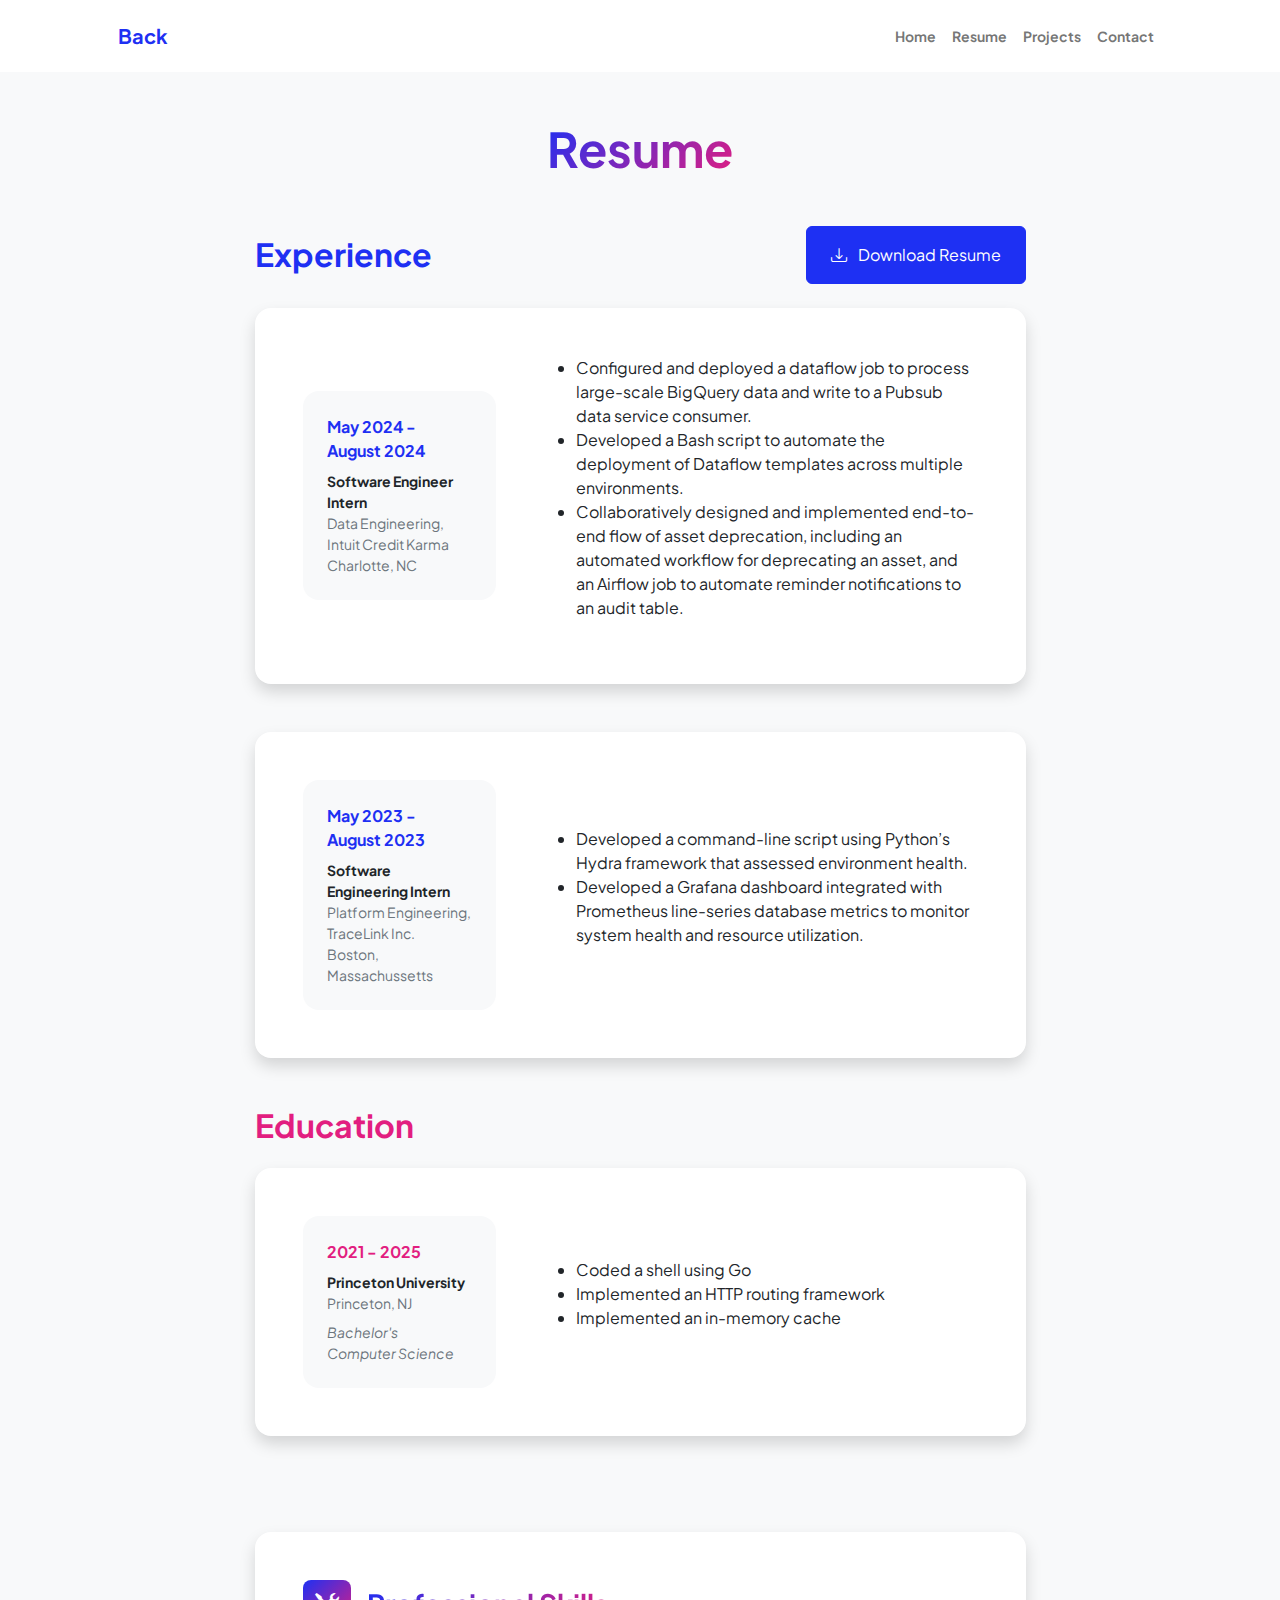
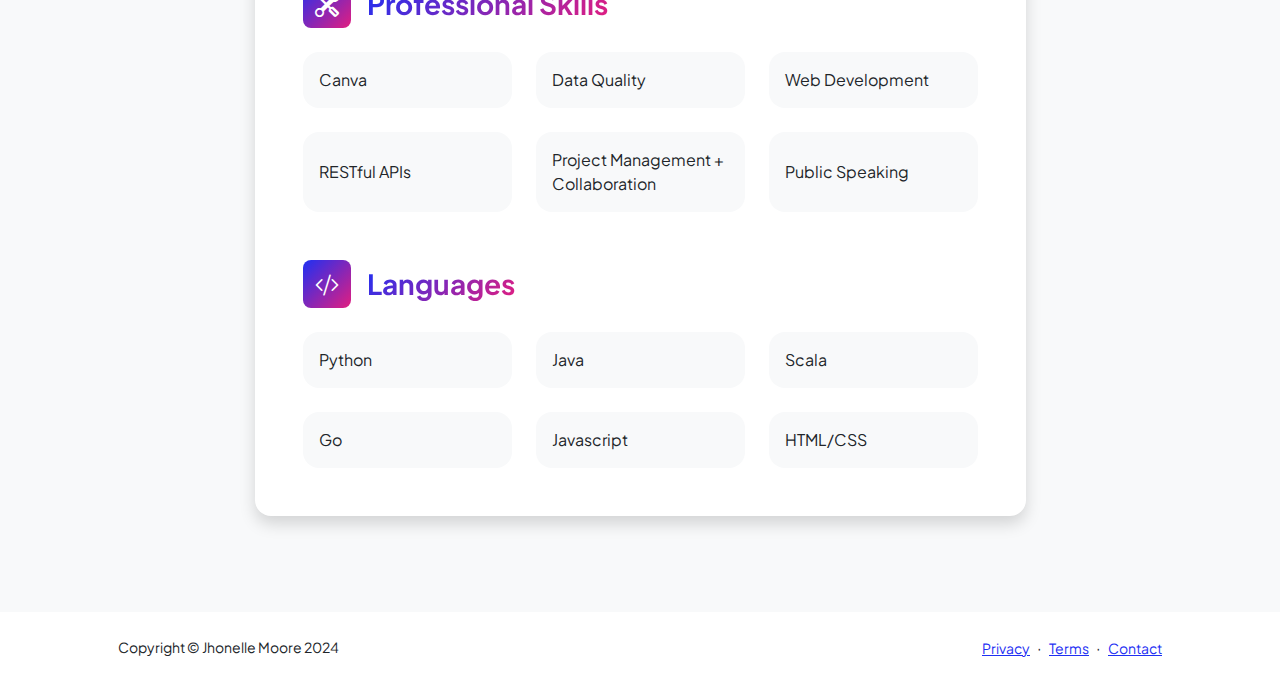
<file: files/resume.html>
<!DOCTYPE html>
<html lang="en">
    <head>
        <meta charset="utf-8" />
        <meta name="viewport" content="width=device-width, initial-scale=1, shrink-to-fit=no" />
        <meta name="description" content="" />
        <meta name="author" content="" />
        <title>Personal - Start Bootstrap Template</title>
        <!-- Favicon-->
        <link rel="icon" type="image/x-icon" href="assets/favicon.ico" />
        <!-- Custom Google font-->
        <link rel="preconnect" href="https://fonts.googleapis.com" />
        <link rel="preconnect" href="https://fonts.gstatic.com" crossorigin />
        <link href="https://fonts.googleapis.com/css2?family=Plus+Jakarta+Sans:wght@100;200;300;400;500;600;700;800;900&amp;display=swap" rel="stylesheet" />
        <!-- Bootstrap icons-->
        <link href="https://cdn.jsdelivr.net/npm/bootstrap-icons@1.8.1/font/bootstrap-icons.css" rel="stylesheet" />
        <!-- Core theme CSS (includes Bootstrap)-->
        <link href="css/styles.css" rel="stylesheet" />
    </head>
    <body class="d-flex flex-column h-100 bg-light">
        <main class="flex-shrink-0">
            <!-- Navigation-->
            <nav class="navbar navbar-expand-lg navbar-light bg-white py-3">
                <div class="container px-5">
                    <a class="navbar-brand" href="index.html"><span class="fw-bolder text-primary">Back</span></a>
                    <button class="navbar-toggler" type="button" data-bs-toggle="collapse" data-bs-target="#navbarSupportedContent" aria-controls="navbarSupportedContent" aria-expanded="false" aria-label="Toggle navigation"><span class="navbar-toggler-icon"></span></button>
                    <div class="collapse navbar-collapse" id="navbarSupportedContent">
                        <ul class="navbar-nav ms-auto mb-2 mb-lg-0 small fw-bolder">
                            <li class="nav-item"><a class="nav-link" href="index.html">Home</a></li>
                            <li class="nav-item"><a class="nav-link" href="resume.html">Resume</a></li>
                            <li class="nav-item"><a class="nav-link" href="projects.html">Projects</a></li>
                            <li class="nav-item"><a class="nav-link" href="contact.html">Contact</a></li>
                        </ul>
                    </div>
                </div>
            </nav>
            <!-- Page Content-->
            <div class="container px-5 my-5">
                <div class="text-center mb-5">
                    <h1 class="display-5 fw-bolder mb-0"><span class="text-gradient d-inline">Resume</span></h1>
                </div>
                <div class="row gx-5 justify-content-center">
                    <div class="col-lg-11 col-xl-9 col-xxl-8">
                        <!-- Experience Section-->
                        <section>
                            <div class="d-flex align-items-center justify-content-between mb-4">
                                <h2 class="text-primary fw-bolder mb-0">Experience</h2>
                                <!-- Note: Set the link href target to a PDF file within your project-->
                                <a class="btn btn-primary px-4 py-3" href="moore_j_resume.pdf">
                                    <div class="d-inline-block bi bi-download me-2"></div>
                                    Download Resume
                                </a>
                            </div>
                            <!-- Experience Card 1-->
                            <div class="card shadow border-0 rounded-4 mb-5">
                                <div class="card-body p-5">
                                    <div class="row align-items-center gx-5">
                                        <div class="col text-center text-lg-start mb-4 mb-lg-0">
                                            <div class="bg-light p-4 rounded-4">
                                                <div class="text-primary fw-bolder mb-2">May 2024 - August 2024</div>
                                                <div class="small fw-bolder">Software Engineer Intern</div>
                                                <div class="small text-muted">Data Engineering, Intuit Credit Karma</div>
                                                <div class="small text-muted">Charlotte, NC</div>
                                            </div>
                                        </div>
                                        <div class="col-lg-8"><div>
                                            <ul>
                                                <li>Configured and deployed a dataflow job to process large-scale BigQuery data and write to a Pubsub data service consumer. </li>
                                                <li>Developed a Bash script to automate the deployment of Dataflow templates across multiple environments.</li>
                                                <li>Collaboratively designed and implemented end-to-end flow of asset deprecation, including an automated workflow for deprecating an asset, and an Airflow job to automate reminder notifications to an audit table.</li>
                                            </ul>
                                        </div></div>
                                    </div>
                                </div>
                            </div>
                            <!-- Experience Card 2-->
                            <div class="card shadow border-0 rounded-4 mb-5">
                                <div class="card-body p-5">
                                    <div class="row align-items-center gx-5">
                                        <div class="col text-center text-lg-start mb-4 mb-lg-0">
                                            <div class="bg-light p-4 rounded-4">
                                                <div class="text-primary fw-bolder mb-2">May 2023 - August 2023</div>
                                                <div class="small fw-bolder">Software Engineering Intern</div>
                                                <div class="small text-muted">Platform Engineering, TraceLink Inc.</div>
                                                <div class="small text-muted">Boston, Massachussetts</div>
                                            </div>
                                        </div>
                                        
                                        <div class="col-lg-8"><div>
                                            <ul>
                                                <li>Developed a command-line script using Python’s Hydra framework that assessed environment health.</li>
                                                <li>Developed a Grafana dashboard integrated with Prometheus line-series database metrics to monitor system health and
                                                    resource utilization.</li>
                                            </ul>
                                        </div></div>
                                    </div>
                                </div>
                            </div>
                        </section>
                        <!-- Education Section-->
                        <section>
                            <h2 class="text-secondary fw-bolder mb-4">Education</h2>
                            <!-- Education Card 1-->
                            <div class="card shadow border-0 rounded-4 mb-5">
                                <div class="card-body p-5">
                                    <div class="row align-items-center gx-5">
                                        <div class="col text-center text-lg-start mb-4 mb-lg-0">
                                            <div class="bg-light p-4 rounded-4">
                                                <div class="text-secondary fw-bolder mb-2">2021 - 2025</div>
                                                <div class="mb-2">
                                                    <div class="small fw-bolder">Princeton University</div>
                                                    <div class="small text-muted">Princeton, NJ</div>
                                                </div>
                                                <div class="fst-italic">
                                                    <div class="small text-muted">Bachelor's</div>
                                                    <div class="small text-muted">Computer Science</div>
                                                </div>
                                            </div>
                                        </div>
                                        <div class="col-lg-8"><div>
                                            <ul>
                                                <li>Coded a shell using Go</li>
                                                <li>Implemented an HTTP routing framework</li>
                                                <li>Implemented an in-memory cache</li>
                                            </ul>
                                        </div></div>
                                    </div>
                                </div>
                            </div>
                        </section>
                        <!-- Divider-->
                        <div class="pb-5"></div>
                        <!-- Skills Section-->
                        <section>
                            <!-- Skillset Card-->
                            <div class="card shadow border-0 rounded-4 mb-5">
                                <div class="card-body p-5">
                                    <!-- Professional skills list-->
                                    <div class="mb-5">
                                        <div class="d-flex align-items-center mb-4">
                                            <div class="feature bg-primary bg-gradient-primary-to-secondary text-white rounded-3 me-3"><i class="bi bi-tools"></i></div>
                                            <h3 class="fw-bolder mb-0"><span class="text-gradient d-inline">Professional Skills</span></h3>
                                        </div>
                                        <div class="row row-cols-1 row-cols-md-3 mb-4">
                                            <div class="col mb-4 mb-md-0"><div class="d-flex align-items-center bg-light rounded-4 p-3 h-100">Canva</div></div>
                                            <div class="col mb-4 mb-md-0"><div class="d-flex align-items-center bg-light rounded-4 p-3 h-100">Data Quality</div></div>
                                            <div class="col"><div class="d-flex align-items-center bg-light rounded-4 p-3 h-100">Web Development</div></div>
                                        </div>
                                        <div class="row row-cols-1 row-cols-md-3">
                                            <div class="col mb-4 mb-md-0"><div class="d-flex align-items-center bg-light rounded-4 p-3 h-100">RESTful APIs</div></div>
                                            <div class="col mb-4 mb-md-0"><div class="d-flex align-items-center bg-light rounded-4 p-3 h-100">Project Management + Collaboration</div></div>
                                            <div class="col"><div class="d-flex align-items-center bg-light rounded-4 p-3 h-100">Public Speaking</div></div>
                                        </div>
                                    </div>
                                    <!-- Languages list-->
                                    <div class="mb-0">
                                        <div class="d-flex align-items-center mb-4">
                                            <div class="feature bg-primary bg-gradient-primary-to-secondary text-white rounded-3 me-3"><i class="bi bi-code-slash"></i></div>
                                            <h3 class="fw-bolder mb-0"><span class="text-gradient d-inline">Languages</span></h3>
                                        </div>
                                        <div class="row row-cols-1 row-cols-md-3 mb-4">
                                            <div class="col mb-4 mb-md-0"><div class="d-flex align-items-center bg-light rounded-4 p-3 h-100">Python</div></div>
                                            <div class="col mb-4 mb-md-0"><div class="d-flex align-items-center bg-light rounded-4 p-3 h-100">Java</div></div>
                                            <div class="col"><div class="d-flex align-items-center bg-light rounded-4 p-3 h-100">Scala</div></div>
                                        </div>
                                        <div class="row row-cols-1 row-cols-md-3">
                                            <div class="col mb-4 mb-md-0"><div class="d-flex align-items-center bg-light rounded-4 p-3 h-100">Go</div></div>
                                            <div class="col mb-4 mb-md-0"><div class="d-flex align-items-center bg-light rounded-4 p-3 h-100">Javascript</div></div>
                                            <div class="col"><div class="d-flex align-items-center bg-light rounded-4 p-3 h-100">HTML/CSS</div></div>
                                        </div>
                                    </div>
                                </div>
                            </div>
                        </section>
                    </div>
                </div>
            </div>
        </main>
        <!-- Footer-->
        <footer class="bg-white py-4 mt-auto">
            <div class="container px-5">
                <div class="row align-items-center justify-content-between flex-column flex-sm-row">
                    <div class="col-auto"><div class="small m-0">Copyright &copy; Jhonelle Moore 2024</div></div>
                    <div class="col-auto">
                        <a class="small" href="#!">Privacy</a>
                        <span class="mx-1">&middot;</span>
                        <a class="small" href="#!">Terms</a>
                        <span class="mx-1">&middot;</span>
                        <a class="small" href="#!">Contact</a>
                    </div>
                </div>
            </div>
        </footer>
        <!-- Bootstrap core JS-->
        <script src="https://cdn.jsdelivr.net/npm/bootstrap@5.2.3/dist/js/bootstrap.bundle.min.js"></script>
        <!-- Core theme JS-->
        <script src="js/scripts.js"></script>
    </body>
</html>
</file>
